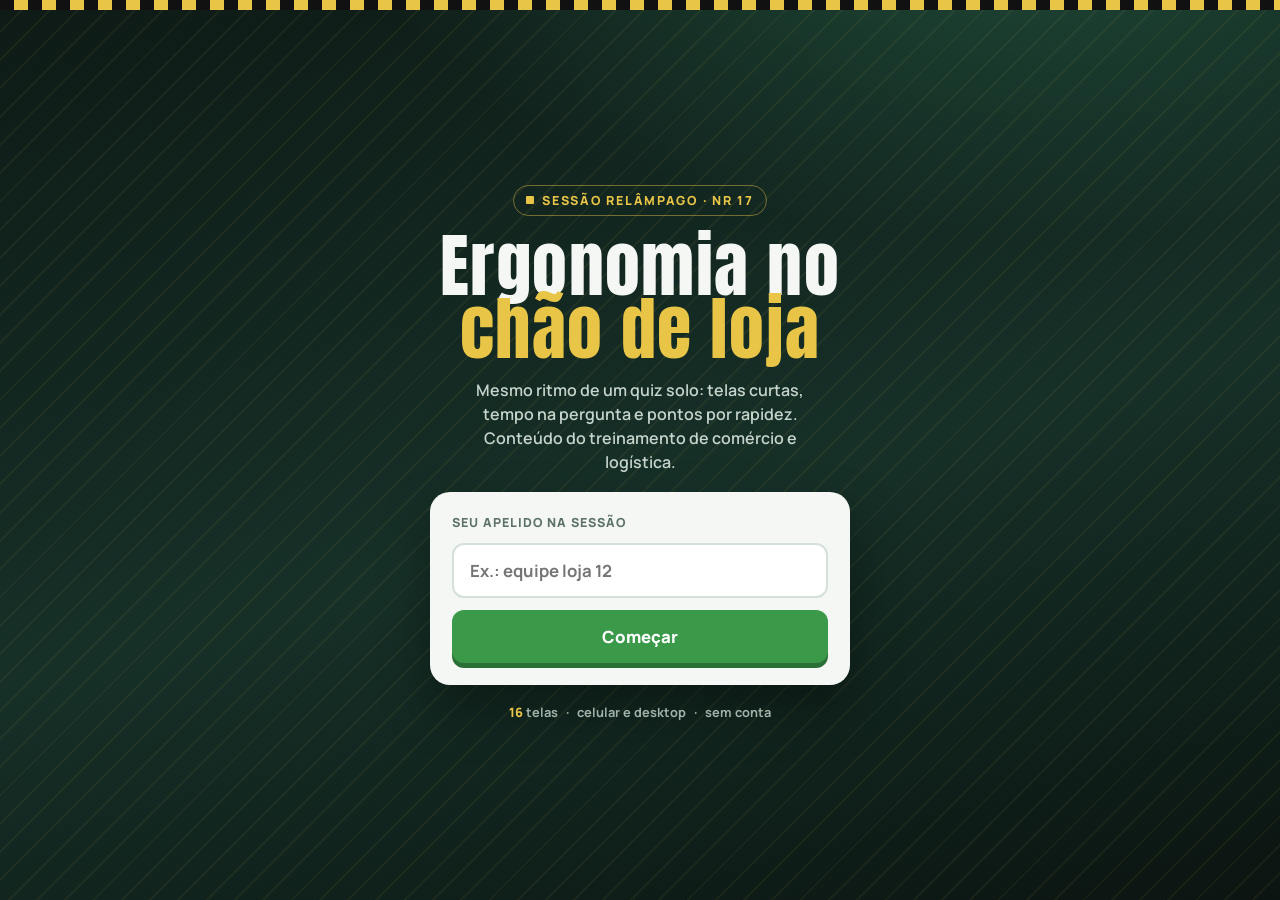
<file: quiz-nr17-nano.html>
<!DOCTYPE html>
<html lang="pt-BR">
<head>
<meta charset="UTF-8">
<meta name="viewport" content="width=device-width, initial-scale=1, viewport-fit=cover">
<title>NR 17 — Sessão relâmpago · Ergonomia</title>
<link rel="preconnect" href="https://fonts.googleapis.com">
<link rel="preconnect" href="https://fonts.gstatic.com" crossorigin>
<link href="https://fonts.googleapis.com/css2?family=Anton&family=Manrope:wght@500;600;700;800&display=swap" rel="stylesheet">
<style>
  :root{
    --floor:#0e1a16;
    --floor-2:#163028;
    --ink:#102018;
    --paper:#f4f7f4;
    --mute:#5d7268;
    --tape:#e8c547;
    --tape-dk:#c9a21a;
    --go:#3a9a4a;
    --go-dk:#2a6f36;
    --stop:#c23b3b;
    --a:#1b6b4a;
    --b:#c45c26;
    --c:#2c5f7c;
    --d:#9a6b12;
    --safe: env(safe-area-inset-bottom, 0px);
    --safe-t: env(safe-area-inset-top, 0px);
  }
  *{box-sizing:border-box;}
  html,body{height:100%;margin:0;}
  body{
    min-height:100dvh;
    font-family:Manrope,system-ui,sans-serif;
    background:
      repeating-linear-gradient(-45deg, transparent, transparent 18px, rgba(232,197,71,.06) 18px, rgba(232,197,71,.06) 20px),
      radial-gradient(1200px 600px at 80% -10%, #1f4a38, transparent 55%),
      linear-gradient(165deg, var(--floor), var(--floor-2) 55%, #0b1411);
    color:var(--paper);
    overflow:hidden;
  }
  #app{
    height:100dvh;
    display:flex;
    flex-direction:column;
    padding-top:var(--safe-t);
  }
  .screen{display:none;flex:1;min-height:0;flex-direction:column;}
  .screen.on{display:flex;}

  .hazard{
    height:10px;flex:0 0 auto;
    background:repeating-linear-gradient(90deg,#111 0 14px,var(--tape) 14px 28px);
  }
  .hazard .fill{
    height:100%;width:0;
    background:rgba(255,255,255,.45);
    mix-blend-mode:overlay;
    transition:width .2s linear;
  }

  h1,h2,.anton{font-family:Anton,sans-serif;font-weight:400;letter-spacing:.02em;margin:0;}

  /* Lobby */
  #lobby{
    align-items:center;justify-content:center;text-align:center;
    padding:24px 20px calc(28px + var(--safe));
    gap:18px;
  }
  .badge{
    display:inline-flex;align-items:center;gap:8px;
    border:1px solid rgba(232,197,71,.45);
    color:var(--tape);font-weight:800;font-size:.78rem;
    letter-spacing:.14em;text-transform:uppercase;
    padding:6px 12px;border-radius:999px;
  }
  .badge i{width:8px;height:8px;border-radius:1px;background:var(--tape);}
  #lobby h1{font-size:clamp(2.4rem,8vw,4.4rem);line-height:.9;max-width:16ch;}
  #lobby h1 span{color:var(--tape);}
  #lobby p{margin:0;max-width:38ch;color:#c5d4cc;line-height:1.5;font-weight:600;}
  .card{
    width:min(420px,100%);
    background:var(--paper);color:var(--ink);
    border-radius:20px;padding:22px;
    box-shadow:0 24px 50px rgba(0,0,0,.35);
    text-align:left;display:flex;flex-direction:column;gap:12px;
  }
  .card label{font-size:.78rem;font-weight:800;letter-spacing:.08em;text-transform:uppercase;color:var(--mute);}
  .card input{
    width:100%;border:2px solid #d5e0d8;border-radius:12px;
    padding:14px 16px;font:700 1.05rem Manrope,sans-serif;color:var(--ink);
    outline:none;
  }
  .card input:focus{border-color:var(--a);}
  .go{
    border:0;cursor:pointer;width:100%;
    background:var(--go);color:#fff;
    font:800 1.05rem Manrope,sans-serif;
    padding:15px 18px;border-radius:12px;
    box-shadow:0 5px 0 var(--go-dk);
  }
  .go:active{transform:translateY(3px);box-shadow:0 2px 0 var(--go-dk);}
  .meta{display:flex;gap:8px;flex-wrap:wrap;justify-content:center;color:#9fb3aa;font-size:.8rem;font-weight:700;}
  .meta b{color:var(--tape);font-weight:800;}

  /* Countdown */
  #count{align-items:center;justify-content:center;gap:8px;}
  #count .n{
    font-family:Anton,sans-serif;font-size:clamp(6rem,28vw,11rem);
    color:var(--tape);line-height:.85;
    text-shadow:0 10px 40px rgba(0,0,0,.4);
    animation:pop .45s ease;
  }
  @keyframes pop{from{transform:scale(.4);opacity:0;}60%{transform:scale(1.12);}to{transform:scale(1);}}
  #count small{letter-spacing:.2em;text-transform:uppercase;font-weight:800;opacity:.7;}

  /* Play chrome */
  .top{
    display:flex;align-items:center;justify-content:space-between;gap:10px;
    padding:10px 16px 4px;
  }
  .brand{display:flex;align-items:center;gap:8px;font-weight:800;font-size:.92rem;}
  .brand .mark{
    width:22px;height:22px;border-radius:4px;
    background:conic-gradient(from 45deg,var(--tape) 0 25%,#111 0 50%,var(--tape) 0 75%,#111 0);
  }
  .chip{
    background:rgba(255,255,255,.1);border:1px solid rgba(255,255,255,.18);
    padding:6px 12px;border-radius:999px;font-weight:800;font-size:.8rem;
  }
  .stage{
    flex:1;min-height:0;display:flex;flex-direction:column;
    width:min(980px,100%);margin:0 auto;padding:8px 16px 16px;
  }

  .qbox{
    background:var(--paper);color:var(--ink);
    border-radius:18px;padding:22px 22px 20px;
    box-shadow:0 18px 40px rgba(0,0,0,.28);
    flex:0 0 auto;
  }
  .qbox .kicker{
    font-size:.72rem;font-weight:800;letter-spacing:.14em;text-transform:uppercase;color:var(--mute);
    margin-bottom:8px;
  }
  .qbox h2{font-size:clamp(1.35rem,3.4vw,2.15rem);line-height:1.12;margin:0;}
  .qbox p{margin:10px 0 0;color:#3c5248;font-weight:600;line-height:1.5;}
  .qbox .bul{margin:12px 0 0;padding:0;list-style:none;display:grid;gap:8px;}
  .qbox .bul li{
    background:#eef3ef;border-radius:10px;padding:10px 12px;
    font-weight:700;font-size:.95rem;
  }

  .answers{
    margin-top:14px;flex:1;min-height:0;
    display:grid;grid-template-columns:1fr 1fr;gap:12px;
    align-content:stretch;
  }
  .ans{
    border:0;cursor:pointer;color:#fff;text-align:left;
    border-radius:16px;padding:16px 16px 16px 14px;
    font:800 1.02rem/1.25 Manrope,sans-serif;
    display:flex;align-items:center;gap:12px;
    min-height:88px;
    box-shadow:inset 0 -6px 0 rgba(0,0,0,.18);
    transition:transform .12s ease, filter .12s ease, opacity .2s ease;
  }
  .ans:active{transform:translateY(3px);box-shadow:inset 0 -3px 0 rgba(0,0,0,.18);}
  .ans .tag{
    flex:0 0 auto;width:36px;height:36px;border-radius:10px;
    background:rgba(0,0,0,.18);display:grid;place-items:center;
    font-family:Anton,sans-serif;font-size:1.15rem;
  }
  .ans[data-c="0"]{background:var(--a);}
  .ans[data-c="1"]{background:var(--b);}
  .ans[data-c="2"]{background:var(--c);}
  .ans[data-c="3"]{background:var(--d);}
  .ans.dim{opacity:.28;filter:grayscale(.4);}
  .ans.ok{outline:4px solid #fff;box-shadow:0 0 0 6px rgba(58,154,74,.55);}
  .ans.bad{outline:4px solid rgba(0,0,0,.35);}

  .tf .answers{grid-template-columns:1fr 1fr;}
  .tf .ans{min-height:110px;justify-content:center;font-size:1.2rem;}

  .scale{
    margin-top:18px;display:flex;gap:8px;justify-content:space-between;
  }
  .scale button{
    flex:1;aspect-ratio:1;max-height:72px;
    border:0;border-radius:14px;cursor:pointer;
    background:rgba(255,255,255,.12);color:#fff;
    font:800 1.2rem Manrope,sans-serif;
  }
  .scale button:hover{background:rgba(232,197,71,.35);}
  .scale-labels{display:flex;justify-content:space-between;margin-top:8px;color:#c5d4cc;font-size:.75rem;font-weight:700;}

  .cloud{
    margin-top:16px;display:flex;flex-direction:column;gap:10px;
  }
  .cloud input{
    width:100%;border:0;border-radius:14px;padding:16px 18px;
    font:700 1.05rem Manrope,sans-serif;outline:none;
  }
  .pills{display:flex;flex-wrap:wrap;gap:8px;min-height:28px;}
  .pills span{
    background:rgba(232,197,71,.18);color:var(--tape);
    border:1px solid rgba(232,197,71,.4);
    padding:6px 12px;border-radius:999px;font-weight:800;font-size:.85rem;
  }

  .nextbar{
    margin-top:14px;display:flex;justify-content:flex-end;
  }
  .next{
    border:0;cursor:pointer;
    background:var(--tape);color:#111;
    font:800 1rem Manrope,sans-serif;
    padding:14px 22px;border-radius:12px;
  }

  /* Reveal overlay */
  #reveal{
    position:absolute;inset:auto 0 0 0;
    padding:18px 16px calc(18px + var(--safe));
    display:none;align-items:center;justify-content:center;gap:14px;
    background:rgba(14,26,22,.92);backdrop-filter:blur(8px);
  }
  #reveal.show{display:flex;}
  #reveal .face{
    width:64px;height:64px;border-radius:18px;
    display:grid;place-items:center;font-size:2rem;background:#fff;
  }
  #reveal h3{margin:0;font-size:1.6rem;}
  #reveal p{margin:2px 0 0;color:#c5d4cc;font-weight:700;}

  /* End */
  #end{align-items:center;justify-content:center;padding:24px 16px calc(24px + var(--safe));text-align:center;gap:16px;}
  .podium{
    width:min(420px,100%);background:var(--paper);color:var(--ink);
    border-radius:22px;padding:28px 22px;box-shadow:0 24px 50px rgba(0,0,0,.35);
  }
  .podium .score{font-family:Anton,sans-serif;font-size:4rem;color:var(--a);line-height:1;}
  .podium h2{font-size:1.8rem;margin:6px 0 4px;}
  .stats{display:flex;justify-content:center;gap:18px;margin-top:12px;font-weight:800;color:var(--mute);}

  @media (max-width:720px){
    .answers{grid-template-columns:1fr;gap:10px;}
    .ans{min-height:68px;padding:12px 14px;}
    .tf .answers{grid-template-columns:1fr 1fr;}
    .qbox{padding:18px 16px;}
    .stage{padding:6px 12px 12px;}
  }
  @media (min-width:721px){
    .answers{min-height:220px;}
    .ans{font-size:1.08rem;}
  }
  @media (prefers-reduced-motion:reduce){
    *{animation:none!important;transition:none!important;}
  }
</style>
</head>
<body>
<div id="app">
  <div class="hazard" aria-hidden="true"><div class="fill" id="bar"></div></div>

  <section class="screen on" id="lobby">
    <div class="badge"><i></i> Sessão relâmpago · NR 17</div>
    <h1>Ergonomia no <span>chão de loja</span></h1>
    <p>Mesmo ritmo de um quiz solo: telas curtas, tempo na pergunta e pontos por rapidez. Conteúdo do treinamento de comércio e logística.</p>
    <form class="card" onsubmit="start(event)">
      <label for="nick">Seu apelido na sessão</label>
      <input id="nick" maxlength="18" autocomplete="nickname" placeholder="Ex.: equipe loja 12" />
      <button class="go" type="submit">Começar</button>
    </form>
    <div class="meta"><span><b id="nTelas">—</b> telas</span><span>·</span><span>celular e desktop</span><span>·</span><span>sem conta</span></div>
  </section>

  <section class="screen" id="count">
    <div class="n" id="cd">3</div>
    <small>Prepare a postura</small>
  </section>

  <section class="screen" id="play" style="position:relative;">
    <div class="top">
      <div class="brand"><span class="mark"></span> NR 17</div>
      <div class="chip" id="pos">1 / 12</div>
      <div class="chip" id="pts">0 pts</div>
    </div>
    <div class="stage" id="stage"></div>
    <div id="reveal">
      <div class="face" id="rface">✓</div>
      <div>
        <h3 class="anton" id="rtitle">Correto</h3>
        <p id="rsub">+0</p>
      </div>
    </div>
  </section>

  <section class="screen" id="end">
    <div class="podium">
      <div class="score" id="endScore">0</div>
      <h2 id="endTitle">Sessão concluída</h2>
      <p id="endSub" style="margin:0;color:#3c5248;font-weight:700;"></p>
      <div class="stats">
        <span id="endHits"></span>
        <span id="endStreak"></span>
      </div>
    </div>
    <button class="go" style="width:min(420px,100%)" type="button" onclick="location.reload()">Jogar de novo</button>
  </section>
</div>

<script>
const STEPS = [
  { type:"content", kicker:"Abertura", title:"NR 17 cuida de quem faz o trabalho", body:"Ergonomia vem do grego ergon (trabalho) e nomos (regra). A norma pede que o posto, a carga e o ritmo se adaptem à pessoa — não o contrário." },
  { type:"scale", kicker:"Termômetro", title:"Hoje, o quanto sua postura no turno te preocupa?", low:"Pouco", high:"Muito" },
  { type:"quiz", kicker:"Fundamentos", time:15, q:"A NR 17 trata principalmente de:", opts:["Segurança em máquinas","Ergonomia","Combate a incêndio","Trabalho em altura"], a:1 },
  { type:"content", kicker:"Três frentes", title:"Física, organizacional e cognitiva", bullets:["Física: postura, carga, repetição.","Organizacional: pausas, ritmo, rodízio.","Cognitiva: atenção, decisão, informação no posto."] },
  { type:"quiz", kicker:"Fundamentos", time:12, q:"Qual opção NÃO é uma das três áreas da ergonomia?", opts:["Física","Organizacional","Cognitiva","Financeira"], a:3 },
  { type:"cloud", kicker:"Chão de loja", title:"Qual movimento do seu turno mais cansa o corpo?", hint:"Uma palavra: paleteira, prateleira, caixa…" },
  { type:"content", kicker:"Carga", title:"Três números para memorizar", bullets:["Pega no máximo a 60 cm do corpo.","Acima de 25 kg: duas pessoas ou equipamento.","Pausa na movimentação a cada 2 horas."] },
  { type:"quiz", kicker:"Cargas", time:15, q:"Qual postura reduz a sobrecarga na coluna ao levantar do chão?", opts:["Curvar só a coluna","Flexionar os joelhos e manter a coluna reta","Girar o tronco enquanto levanta","Levantar com um braço só"], a:1 },
  { type:"quiz", kicker:"Cargas", time:12, q:"Uma caixa de 30 kg vai do estoque ao checkout. Liberar transporte sozinho?", opts:["Sim, sem problema","Não: acima de 25 kg pede ajuda ou equipamento","Só se for rápido","Sim, com luvas basta"], a:1 },
  { type:"tf", kicker:"Postura", time:12, q:"Uma postura mantida por mais de 4 segundos já é considerada postura estática.", a:true },
  { type:"tf", kicker:"Postura", time:12, q:"Agachar ou ajoelhar por longo tempo não é problema se a pessoa se sentir confortável.", a:false },
  { type:"quiz", kicker:"Administrativo", time:12, q:"Como o monitor deve ficar em relação à janela?", opts:["De frente para a janela","De costas para a janela","Paralelo à janela lateral","Tanto faz"], a:2 },
  { type:"quiz", kicker:"Pausas visuais", time:10, q:"Nas pausas visuais, para onde olhar?", opts:["Para o celular","Para um ponto a mais de 6 metros","Para o teto","Para a própria tela"], a:1 },
  { type:"quiz", kicker:"Conforto térmico", time:10, q:"Faixa de temperatura de conforto no posto administrativo:", opts:["10°C a 15°C","18°C a 25°C","26°C a 30°C","Não há faixa"], a:1 },
  { type:"quiz", kicker:"Ginástica laboral", time:12, q:"Qual exercício alonga principalmente o pescoço?", opts:["Cotovelo atrás da cabeça","Entrelaçar os dedos e ondular","Movimento de “sim” e “não” com a cabeça","Braços atrás do corpo"], a:2 },
  { type:"content", kicker:"Fechamento", title:"Pequeno ajuste, menos afastamento", body:"Cuidar da coluna, das pausas e do posto hoje evita LER/DORT amanhã. Aplique no próximo turno: joelhos, carga perto do corpo, variação de postura." }
];

document.getElementById("nTelas").textContent = STEPS.length;

const MAX = 1000, MIN = 400;
let i = 0, score = 0, hits = 0, streak = 0, best = 0, nick = "Equipe";
let tLeft = 0, tTot = 10, ticking = null, locked = false, quizCount = 0;

const $ = id => document.getElementById(id);
function show(id){
  document.querySelectorAll(".screen").forEach(s => s.classList.remove("on"));
  $(id).classList.add("on");
}

function start(e){
  e.preventDefault();
  nick = $("nick").value.trim() || "Equipe";
  i = 0; score = 0; hits = 0; streak = 0; best = 0;
  quizCount = STEPS.filter(s => s.type === "quiz" || s.type === "tf").length;
  runCount();
}

function runCount(){
  show("count");
  let n = 3;
  $("cd").textContent = n;
  const id = setInterval(() => {
    n--;
    if(n <= 0){ clearInterval(id); render(); return; }
    $("cd").textContent = n;
    $("cd").style.animation = "none";
    void $("cd").offsetWidth;
    $("cd").style.animation = "pop .45s ease";
  }, 650);
}

function stopTimer(){ if(ticking){ clearInterval(ticking); ticking = null; } }

function render(){
  stopTimer();
  locked = false;
  $("reveal").classList.remove("show");
  if(i >= STEPS.length){ finish(); return; }
  show("play");
  $("pos").textContent = `${i+1} / ${STEPS.length}`;
  $("pts").textContent = `${score} pts`;
  $("bar").style.width = `${(i / STEPS.length) * 100}%`;
  const s = STEPS[i];
  const stage = $("stage");
  stage.className = "stage" + (s.type === "tf" ? " tf" : "");
  if(s.type === "content") stage.innerHTML = contentHTML(s);
  else if(s.type === "quiz") stage.innerHTML = quizHTML(s);
  else if(s.type === "tf") stage.innerHTML = tfHTML(s);
  else if(s.type === "scale") stage.innerHTML = scaleHTML(s);
  else if(s.type === "cloud") stage.innerHTML = cloudHTML(s);

  if(s.type === "quiz" || s.type === "tf") startClock(s.time || 12);
  else $("bar").style.width = `${((i+.4) / STEPS.length) * 100}%`;

  bind(s);
}

function contentHTML(s){
  const bullets = s.bullets ? `<ul class="bul">${s.bullets.map(b=>`<li>${b}</li>`).join("")}</ul>` : "";
  const body = s.body ? `<p>${s.body}</p>` : "";
  return `<div class="qbox"><div class="kicker">${s.kicker}</div><h2>${s.title}</h2>${body}${bullets}</div>
    <div class="nextbar"><button class="next" type="button" id="btnNext">Continuar</button></div>`;
}
function quizHTML(s){
  return `<div class="qbox"><div class="kicker">${s.kicker} · ${s.time}s</div><h2>${s.q}</h2></div>
    <div class="answers" id="opts">${s.opts.map((o,n)=>`
      <button class="ans" data-c="${n}" data-i="${n}" type="button"><span class="tag">${n+1}</span><span>${o}</span></button>
    `).join("")}</div>`;
}
function tfHTML(s){
  return `<div class="qbox"><div class="kicker">${s.kicker} · ${s.time}s</div><h2>${s.q}</h2></div>
    <div class="answers">
      <button class="ans" data-c="0" data-v="true" type="button"><span class="tag">V</span><span>Verdadeiro</span></button>
      <button class="ans" data-c="1" data-v="false" type="button"><span class="tag">F</span><span>Falso</span></button>
    </div>`;
}
function scaleHTML(s){
  return `<div class="qbox"><div class="kicker">${s.kicker}</div><h2>${s.title}</h2></div>
    <div class="scale" id="scale">${[1,2,3,4,5].map(n=>`<button type="button" data-n="${n}">${n}</button>`).join("")}</div>
    <div class="scale-labels"><span>${s.low}</span><span>${s.high}</span></div>`;
}
function cloudHTML(s){
  return `<div class="qbox"><div class="kicker">${s.kicker}</div><h2>${s.title}</h2><p>${s.hint}</p></div>
    <form class="cloud" id="cloudForm">
      <input id="word" maxlength="24" placeholder="Digite e envie" />
      <button class="go" type="submit">Enviar palavra</button>
      <div class="pills" id="pills"></div>
    </form>`;
}

function bind(s){
  if(s.type === "content") $("btnNext").onclick = next;
  if(s.type === "quiz"){
    $("opts").querySelectorAll(".ans").forEach(b => b.onclick = () => gradeQuiz(+b.dataset.i, s));
  }
  if(s.type === "tf"){
    document.querySelectorAll("#stage .ans").forEach(b => b.onclick = () => gradeTF(b.dataset.v === "true", s, b));
  }
  if(s.type === "scale"){
    $("scale").querySelectorAll("button").forEach(b => b.onclick = next);
  }
  if(s.type === "cloud"){
    $("cloudForm").onsubmit = ev => {
      ev.preventDefault();
      const w = $("word").value.trim();
      if(!w) return;
      const span = document.createElement("span");
      span.textContent = w;
      $("pills").appendChild(span);
      $("word").value = "";
      setTimeout(next, 700);
    };
  }
}

function startClock(sec){
  tTot = sec; tLeft = sec;
  stopTimer();
  ticking = setInterval(() => {
    tLeft -= 0.1;
    $("bar").style.width = `${Math.max(0, tLeft / tTot) * 100}%`;
    if(tLeft <= 0){
      stopTimer();
      if(STEPS[i].type === "quiz") gradeQuiz(-1, STEPS[i]);
      else gradeTF(null, STEPS[i], null);
    }
  }, 100);
}

function points(){
  const ratio = Math.max(0, tLeft / tTot);
  return Math.round(MIN + (MAX - MIN) * ratio);
}

function gradeQuiz(choice, s){
  if(locked) return;
  locked = true;
  stopTimer();
  const ok = choice === s.a;
  document.querySelectorAll("#stage .ans").forEach(b => {
    const n = +b.dataset.i;
    if(n === s.a) b.classList.add("ok");
    else b.classList.add("dim");
    if(n === choice && !ok) b.classList.add("bad");
  });
  apply(ok);
}

function gradeTF(val, s, btn){
  if(locked) return;
  locked = true;
  stopTimer();
  const ok = val === s.a;
  document.querySelectorAll("#stage .ans").forEach(b => {
    const v = b.dataset.v === "true";
    if(v === s.a) b.classList.add("ok");
    else b.classList.add("dim");
    if(btn && b === btn && !ok) b.classList.add("bad");
  });
  apply(ok);
}

function apply(ok){
  let gained = 0;
  if(ok){
    gained = points();
    score += gained; hits++; streak++; best = Math.max(best, streak);
  } else streak = 0;
  $("pts").textContent = `${score} pts`;
  $("rface").textContent = ok ? "✓" : "✕";
  $("rface").style.background = ok ? "#d9f2de" : "#f8d4d4";
  $("rtitle").textContent = ok ? "Correto" : (tLeft <= 0 ? "Tempo esgotado" : "Incorreto");
  $("rsub").textContent = ok ? `+${gained} · sequência ${streak}` : "A alternativa certa ficou destacada";
  $("reveal").classList.add("show");
  setTimeout(next, 1600);
}

function next(){
  i++;
  render();
}

function finish(){
  show("end");
  $("endScore").textContent = score;
  $("endTitle").textContent = hits >= Math.ceil(quizCount * .7) ? `Boa, ${nick}` : `Revise e tente de novo, ${nick}`;
  $("endSub").textContent = `${hits} de ${quizCount} questões objetivas`;
  $("endHits").textContent = `${hits} acertos`;
  $("endStreak").textContent = `melhor sequência ${best}`;
}
</script>
</body>
</html>
</file>
